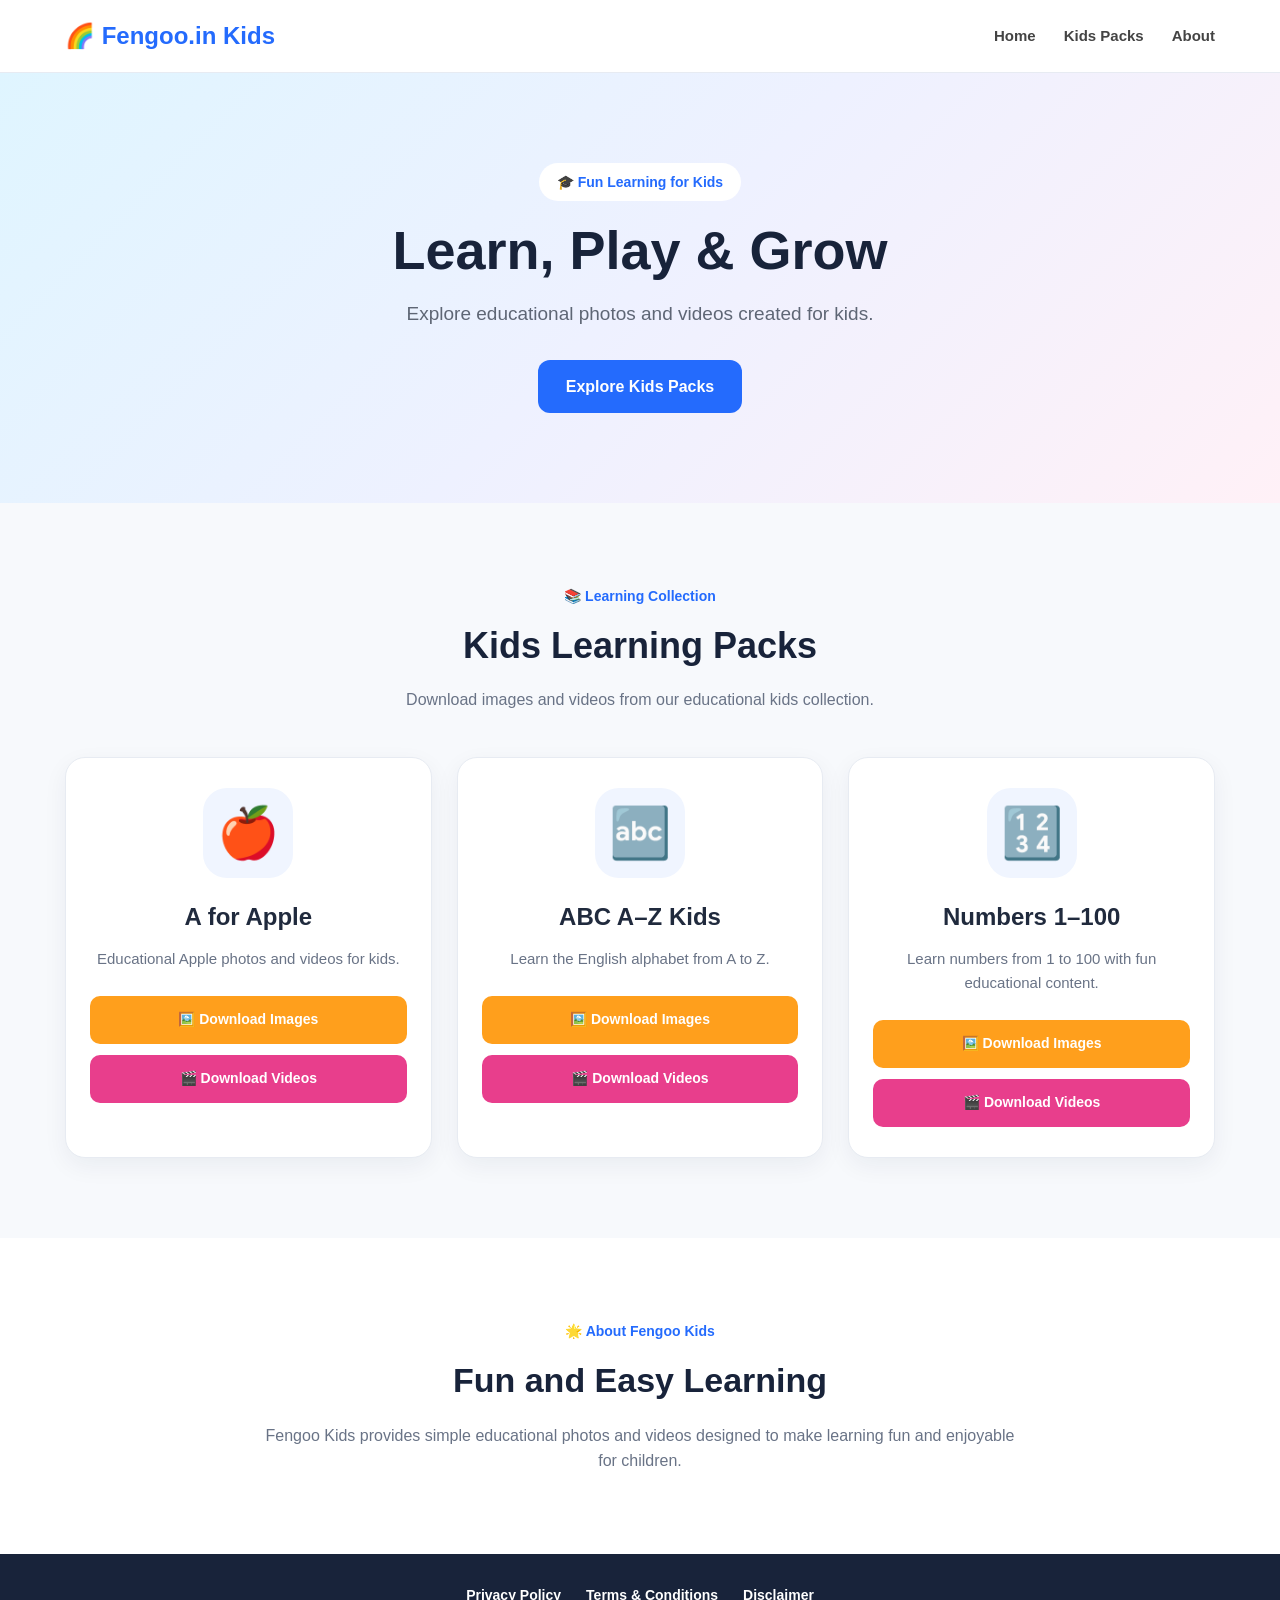
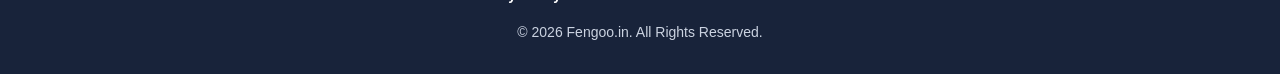
<file: index.html>
<!DOCTYPE html>
<html lang="en">
<head>
    <meta charset="UTF-8">
    <meta name="viewport" content="width=device-width, initial-scale=1.0">

    <title>Fengoo.in Kids - Learning Photos & Videos</title>

    <meta name="description"
          content="Fengoo.in Kids provides educational photos and videos for children. Explore A for Apple, ABC A-Z and Numbers 1-100 learning packs.">

    <meta name="robots" content="index, follow">

    <link rel="stylesheet" href="style.css">
    <link rel="icon" href="favicon.ico">
</head>

<body>

<header class="site-header">
    <div class="container header-content">

        <a href="index.html" class="logo">
            🌈 Fengoo.in Kids
        </a>

        <nav class="navigation">
            <a href="#home">Home</a>
            <a href="#packs">Kids Packs</a>
            <a href="#about">About</a>
        </nav>

    </div>
</header>


<main>

<section class="hero" id="home">

    <div class="container hero-content">

        <div class="hero-text">

            <span class="hero-label">
                🎓 Fun Learning for Kids
            </span>

            <h1>
                Learn, Play & Grow
            </h1>

            <p>
                Explore educational photos and videos
                created for kids.
            </p>

            <a href="#packs" class="hero-button">
                Explore Kids Packs
            </a>

        </div>

    </div>

</section>


<section class="packs-section" id="packs">

    <div class="container">

        <div class="section-heading">

            <span>📚 Learning Collection</span>

            <h2>
                Kids Learning Packs
            </h2>

            <p>
                Download images and videos from our
                educational kids collection.
            </p>

        </div>


        <div class="packs-grid">


            <!-- A FOR APPLE -->

            <article class="pack-card">

                <div class="pack-icon">
                    🍎
                </div>

                <div class="pack-content">

                    <h3>A for Apple</h3>

                    <p>
                        Educational Apple photos and
                        videos for kids.
                    </p>

                    <div class="pack-buttons">

                        <a
                            href="A-For-Apple/A-For-Apple-Images.zip"
                            class="download-button image-button"
                            download>
                            🖼️ Download Images
                        </a>

                        <a
                            href="A-For-Apple/A-For-Apple-Videos.zip"
                            class="download-button video-button"
                            download>
                            🎬 Download Videos
                        </a>

                    </div>

                </div>

            </article>


            <!-- ABC A-Z -->

            <article class="pack-card">

                <div class="pack-icon">
                    🔤
                </div>

                <div class="pack-content">

                    <h3>ABC A–Z Kids</h3>

                    <p>
                        Learn the English alphabet
                        from A to Z.
                    </p>

                    <div class="pack-buttons">

                        <a
                            href="ABC-AZ-Kids/ABC-AZ-Images.zip"
                            class="download-button image-button"
                            download>
                            🖼️ Download Images
                        </a>

                        <a
                            href="ABC-AZ-Kids/ABC-AZ-Videos.zip"
                            class="download-button video-button"
                            download>
                            🎬 Download Videos
                        </a>

                    </div>

                </div>

            </article>


            <!-- NUMBERS -->

            <article class="pack-card">

                <div class="pack-icon">
                    🔢
                </div>

                <div class="pack-content">

                    <h3>Numbers 1–100</h3>

                    <p>
                        Learn numbers from 1 to 100
                        with fun educational content.
                    </p>

                    <div class="pack-buttons">

                        <a
                            href="Numbers-1-100-Kids/Numbers-Images.zip"
                            class="download-button image-button"
                            download>
                            🖼️ Download Images
                        </a>

                        <a
                            href="Numbers-1-100-Kids/Numbers-Videos.zip"
                            class="download-button video-button"
                            download>
                            🎬 Download Videos
                        </a>

                    </div>

                </div>

            </article>


        </div>

    </div>

</section>


<section class="about-section" id="about">

    <div class="container about-content">

        <span class="about-label">
            🌟 About Fengoo Kids
        </span>

        <h2>
            Fun and Easy Learning
        </h2>

        <p>
            Fengoo Kids provides simple educational
            photos and videos designed to make learning
            fun and enjoyable for children.
        </p>

    </div>

</section>

</main>


<footer class="site-footer">

    <div class="container footer-content">

        <div class="footer-links">

            <a href="privacy-policy.html">
                Privacy Policy
            </a>

            <a href="terms-and-conditions.html">
                Terms & Conditions
            </a>

            <a href="disclaimer.html">
                Disclaimer
            </a>

        </div>

        <p>
            © 2026 Fengoo.in. All Rights Reserved.
        </p>

    </div>

</footer>

</body>
</html>
</file>
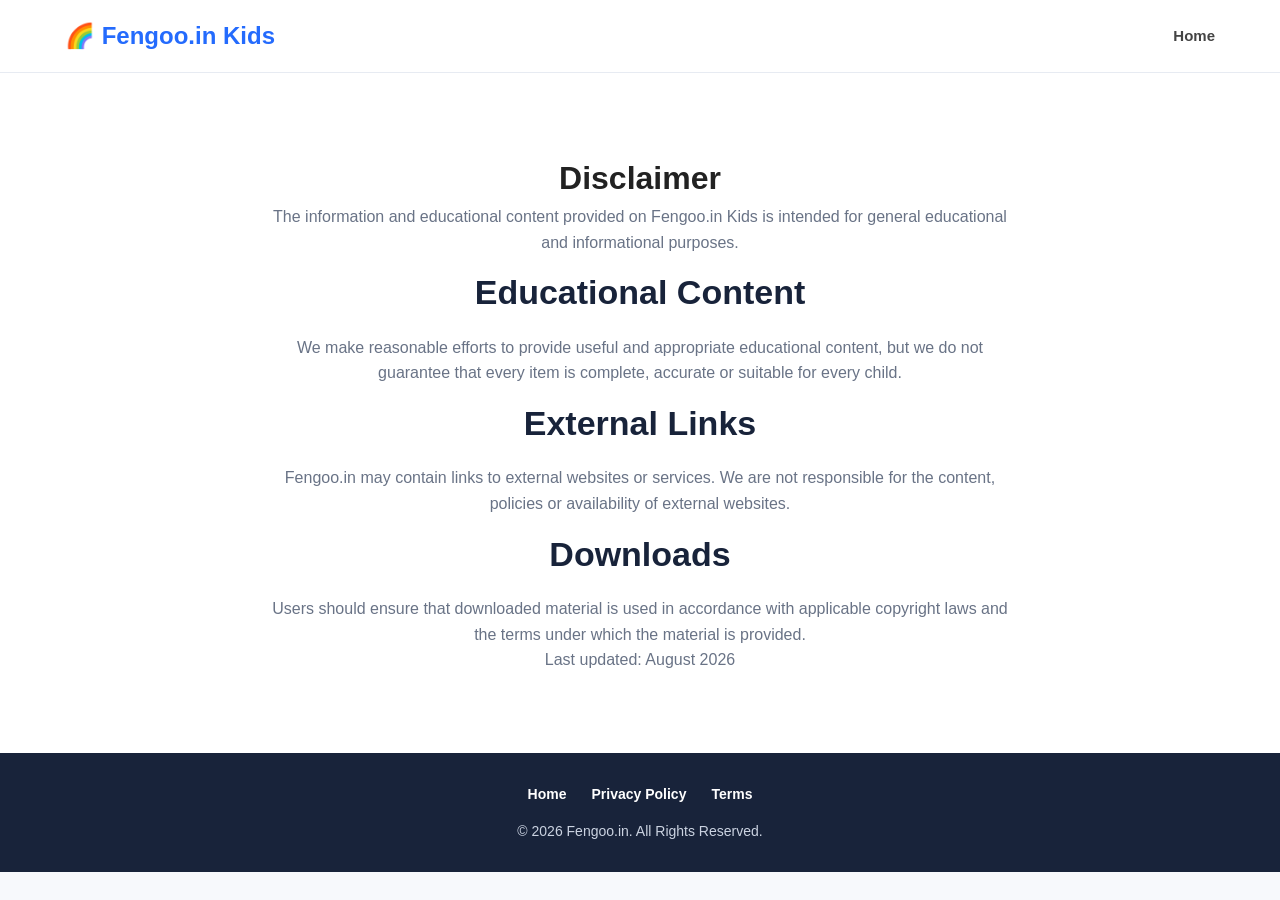
<file: disclaimer.html>
<!DOCTYPE html>
<html lang="en">
<head>
    <meta charset="UTF-8">
    <meta name="viewport" content="width=device-width, initial-scale=1.0">

    <title>Disclaimer | Fengoo.in Kids</title>

    <link rel="stylesheet" href="style.css">
    <link rel="icon" href="favicon.ico">
</head>

<body>

<header class="site-header">
    <div class="container header-content">

        <a href="index.html" class="logo">
            🌈 Fengoo.in Kids
        </a>

        <nav class="navigation">
            <a href="index.html">Home</a>
        </nav>

    </div>
</header>


<main class="about-section">

    <div class="container about-content">

        <h1>Disclaimer</h1>

        <p>
            The information and educational content provided
            on Fengoo.in Kids is intended for general educational
            and informational purposes.
        </p>

        <h2>Educational Content</h2>

        <p>
            We make reasonable efforts to provide useful and
            appropriate educational content, but we do not
            guarantee that every item is complete, accurate or
            suitable for every child.
        </p>

        <h2>External Links</h2>

        <p>
            Fengoo.in may contain links to external websites or
            services. We are not responsible for the content,
            policies or availability of external websites.
        </p>

        <h2>Downloads</h2>

        <p>
            Users should ensure that downloaded material is used
            in accordance with applicable copyright laws and the
            terms under which the material is provided.
        </p>

        <p>
            Last updated: August 2026
        </p>

    </div>

</main>


<footer class="site-footer">
    <div class="container footer-content">

        <div class="footer-links">
            <a href="index.html">Home</a>
            <a href="privacy-policy.html">Privacy Policy</a>
            <a href="terms-and-conditions.html">Terms</a>
        </div>

        <p>
            © 2026 Fengoo.in. All Rights Reserved.
        </p>

    </div>
</footer>

</body>
</html>
</file>
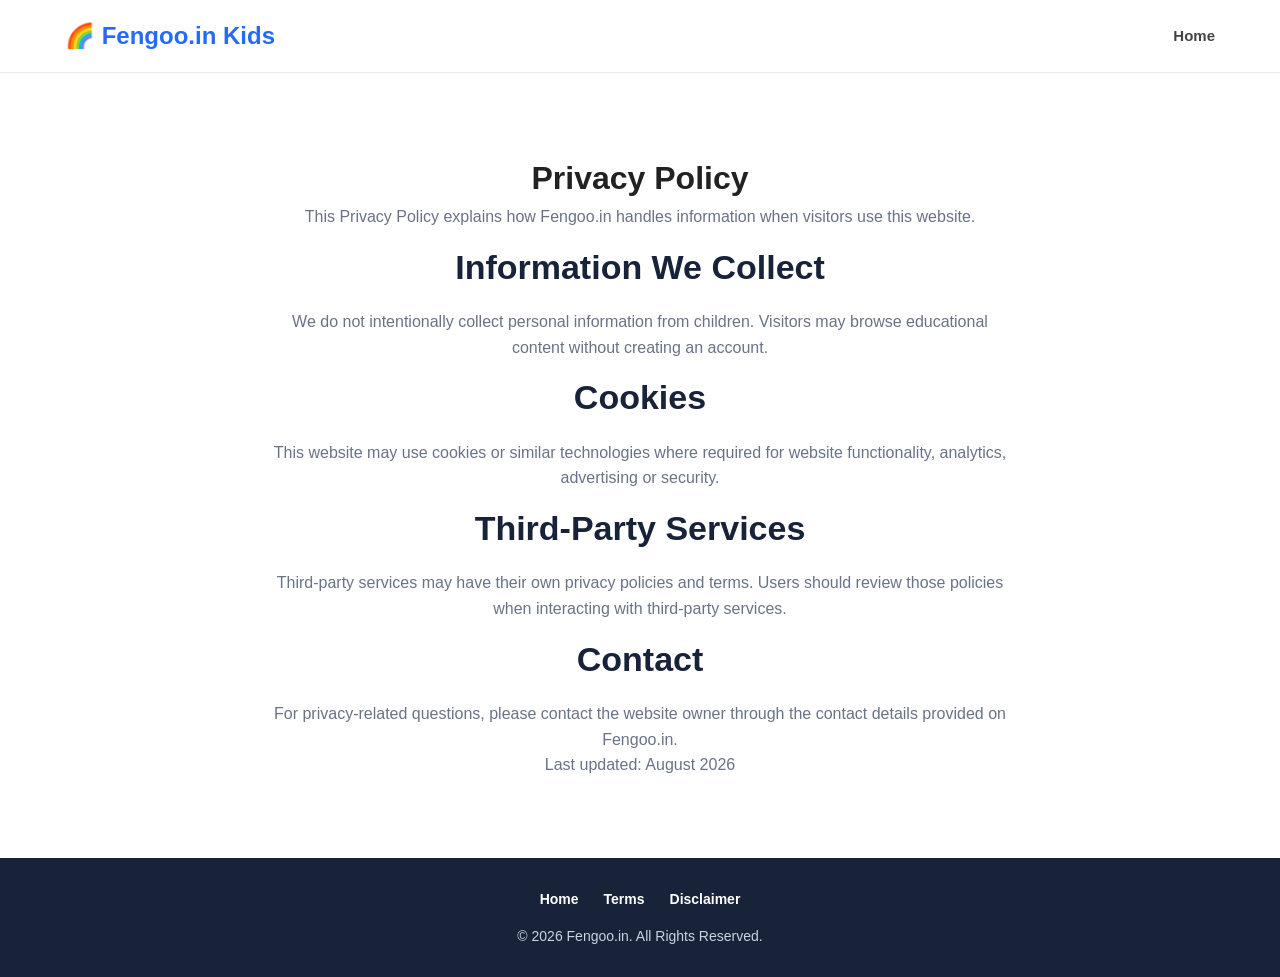
<file: privacy-policy.html>
<!DOCTYPE html>
<html lang="en">
<head>
    <meta charset="UTF-8">
    <meta name="viewport" content="width=device-width, initial-scale=1.0">

    <title>Privacy Policy | Fengoo.in Kids</title>

    <link rel="stylesheet" href="style.css">
    <link rel="icon" href="favicon.ico">
</head>

<body>

<header class="site-header">
    <div class="container header-content">

        <a href="index.html" class="logo">
            🌈 Fengoo.in Kids
        </a>

        <nav class="navigation">
            <a href="index.html">Home</a>
        </nav>

    </div>
</header>


<main class="about-section">

    <div class="container about-content">

        <h1>Privacy Policy</h1>

        <p>
            This Privacy Policy explains how Fengoo.in handles
            information when visitors use this website.
        </p>

        <h2>Information We Collect</h2>

        <p>
            We do not intentionally collect personal information
            from children. Visitors may browse educational
            content without creating an account.
        </p>

        <h2>Cookies</h2>

        <p>
            This website may use cookies or similar technologies
            where required for website functionality, analytics,
            advertising or security.
        </p>

        <h2>Third-Party Services</h2>

        <p>
            Third-party services may have their own privacy
            policies and terms. Users should review those policies
            when interacting with third-party services.
        </p>

        <h2>Contact</h2>

        <p>
            For privacy-related questions, please contact
            the website owner through the contact details
            provided on Fengoo.in.
        </p>

        <p>
            Last updated: August 2026
        </p>

    </div>

</main>


<footer class="site-footer">
    <div class="container footer-content">

        <div class="footer-links">
            <a href="index.html">Home</a>
            <a href="terms-and-conditions.html">Terms</a>
            <a href="disclaimer.html">Disclaimer</a>
        </div>

        <p>
            © 2026 Fengoo.in. All Rights Reserved.
        </p>

    </div>
</footer>

</body>
</html>
</file>
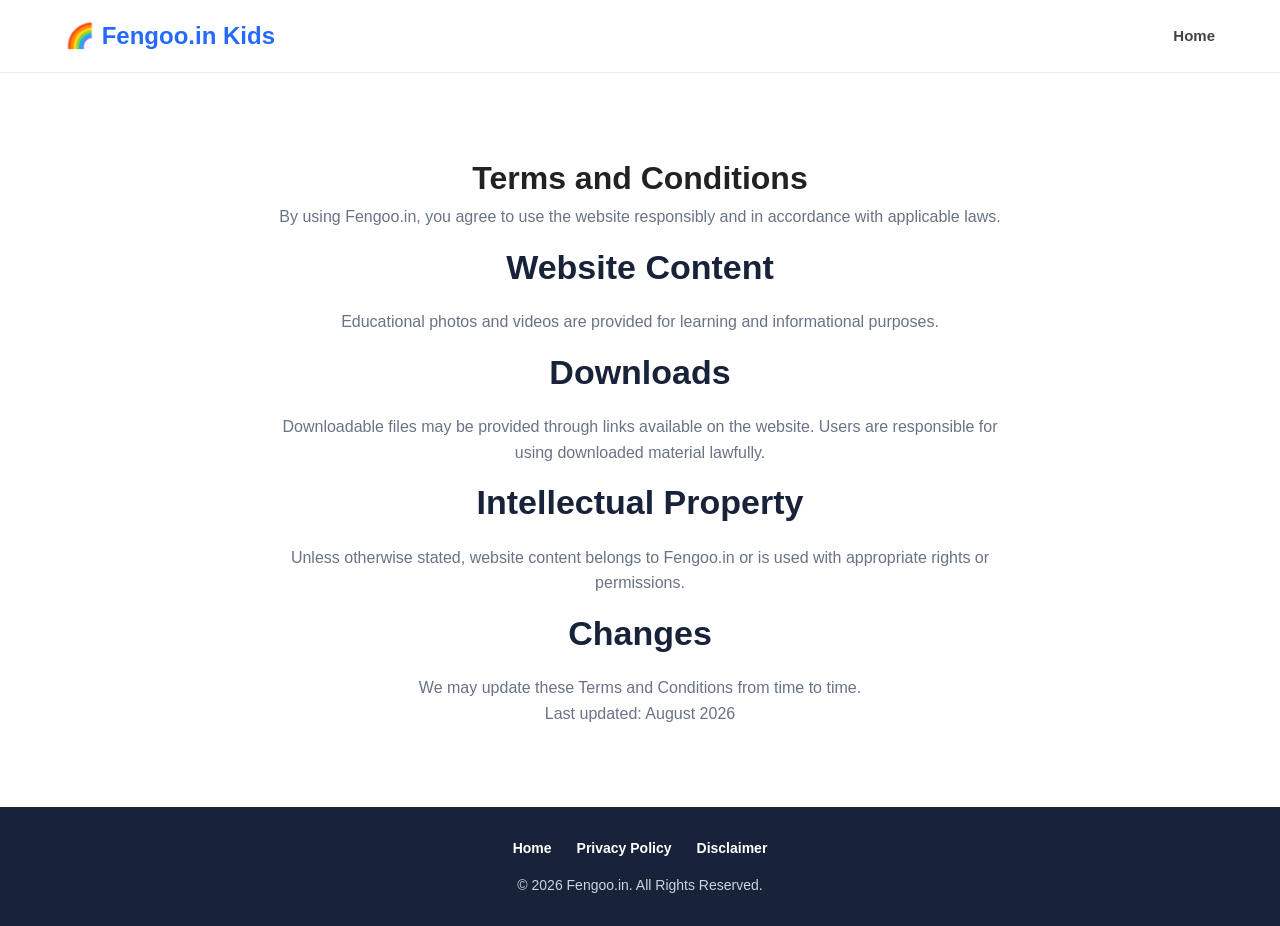
<file: terms-and-conditions.html>
<!DOCTYPE html>
<html lang="en">
<head>
    <meta charset="UTF-8">
    <meta name="viewport" content="width=device-width, initial-scale=1.0">

    <title>Terms and Conditions | Fengoo.in Kids</title>

    <link rel="stylesheet" href="style.css">
    <link rel="icon" href="favicon.ico">
</head>

<body>

<header class="site-header">
    <div class="container header-content">

        <a href="index.html" class="logo">
            🌈 Fengoo.in Kids
        </a>

        <nav class="navigation">
            <a href="index.html">Home</a>
        </nav>

    </div>
</header>


<main class="about-section">

    <div class="container about-content">

        <h1>Terms and Conditions</h1>

        <p>
            By using Fengoo.in, you agree to use the website
            responsibly and in accordance with applicable laws.
        </p>

        <h2>Website Content</h2>

        <p>
            Educational photos and videos are provided for
            learning and informational purposes.
        </p>

        <h2>Downloads</h2>

        <p>
            Downloadable files may be provided through links
            available on the website. Users are responsible for
            using downloaded material lawfully.
        </p>

        <h2>Intellectual Property</h2>

        <p>
            Unless otherwise stated, website content belongs to
            Fengoo.in or is used with appropriate rights or
            permissions.
        </p>

        <h2>Changes</h2>

        <p>
            We may update these Terms and Conditions from time
            to time.
        </p>

        <p>
            Last updated: August 2026
        </p>

    </div>

</main>


<footer class="site-footer">
    <div class="container footer-content">

        <div class="footer-links">
            <a href="index.html">Home</a>
            <a href="privacy-policy.html">Privacy Policy</a>
            <a href="disclaimer.html">Disclaimer</a>
        </div>

        <p>
            © 2026 Fengoo.in. All Rights Reserved.
        </p>

    </div>
</footer>

</body>
</html>
</file>
<file: style.css>
* {
    margin: 0;
    padding: 0;
    box-sizing: border-box;
}

html {
    scroll-behavior: smooth;
}

body {
    font-family: Arial, Helvetica, sans-serif;
    background: #f7f9fc;
    color: #222;
    line-height: 1.6;
}

a {
    text-decoration: none;
    color: inherit;
}

.container {
    width: 92%;
    max-width: 1150px;
    margin: auto;
}


/* HEADER */

.site-header {
    background: #ffffff;
    border-bottom: 1px solid #e7ebf2;
    position: sticky;
    top: 0;
    z-index: 1000;
}

.header-content {
    min-height: 72px;
    display: flex;
    align-items: center;
    justify-content: space-between;
    gap: 25px;
}

.logo {
    font-size: 24px;
    font-weight: 800;
    color: #246bfd;
}

.navigation {
    display: flex;
    gap: 28px;
}

.navigation a {
    color: #444;
    font-size: 15px;
    font-weight: 600;
    transition: 0.25s;
}

.navigation a:hover {
    color: #246bfd;
}


/* HERO */

.hero {
    background: linear-gradient(
        135deg,
        #dff5ff,
        #eef1ff,
        #fff1f7
    );
    padding: 90px 0;
}

.hero-content {
    text-align: center;
}

.hero-text {
    max-width: 760px;
    margin: auto;
}

.hero-label {
    display: inline-block;
    background: white;
    color: #246bfd;
    padding: 8px 18px;
    border-radius: 30px;
    font-size: 14px;
    font-weight: 700;
    margin-bottom: 18px;
}

.hero h1 {
    font-size: 54px;
    line-height: 1.15;
    color: #18233a;
    margin-bottom: 18px;
}

.hero p {
    max-width: 620px;
    margin: auto auto 30px;
    font-size: 19px;
    color: #5e6675;
}

.hero-button {
    display: inline-block;
    padding: 14px 28px;
    background: #246bfd;
    color: white;
    border-radius: 12px;
    font-weight: 700;
    transition: 0.25s;
}

.hero-button:hover {
    transform: translateY(-3px);
}


/* PACK SECTION */

.packs-section {
    padding: 80px 0;
    background: #f7f9fc;
}

.section-heading {
    text-align: center;
    max-width: 700px;
    margin: 0 auto 45px;
}

.section-heading span {
    color: #246bfd;
    font-size: 14px;
    font-weight: 700;
}

.section-heading h2 {
    font-size: 36px;
    color: #18233a;
    margin: 8px 0 12px;
}

.section-heading p {
    color: #697386;
}


/* GRID */

.packs-grid {
    display: grid;
    grid-template-columns: repeat(3, 1fr);
    gap: 25px;
}


/* CARD */

.pack-card {
    background: white;
    border: 1px solid #e7ebf2;
    border-radius: 20px;
    padding: 30px 24px;
    text-align: center;
    box-shadow: 0 8px 25px rgba(25, 40, 70, 0.06);
    transition: 0.3s;
}

.pack-card:hover {
    transform: translateY(-7px);
    box-shadow: 0 15px 35px rgba(25, 40, 70, 0.12);
}

.pack-icon {
    width: 90px;
    height: 90px;
    margin: auto auto 20px;
    border-radius: 24px;
    display: flex;
    align-items: center;
    justify-content: center;
    background: #f0f5ff;
    font-size: 50px;
}

.pack-content h3 {
    font-size: 24px;
    color: #202a3d;
    margin-bottom: 10px;
}

.pack-content p {
    color: #697386;
    font-size: 15px;
    margin-bottom: 25px;
}


/* BUTTONS */

.pack-buttons {
    display: flex;
    flex-direction: column;
    gap: 11px;
}

.download-button {
    display: flex;
    align-items: center;
    justify-content: center;
    min-height: 48px;
    padding: 12px;
    border-radius: 10px;
    color: white;
    font-size: 14px;
    font-weight: 700;
    transition: 0.25s;
}

.image-button {
    background: #ff9f1c;
}

.video-button {
    background: #e83e8c;
}

.download-button:hover {
    transform: translateY(-2px);
    opacity: 0.9;
}


/* ABOUT */

.about-section {
    padding: 80px 0;
    background: white;
}

.about-content {
    max-width: 750px;
    text-align: center;
}

.about-content {
    margin: auto;
}

.about-label {
    color: #246bfd;
    font-size: 14px;
    font-weight: 700;
}

.about-content h2 {
    font-size: 34px;
    color: #18233a;
    margin: 10px 0 15px;
}

.about-content p {
    color: #697386;
}


/* FOOTER */

.site-footer {
    background: #18233a;
    color: white;
    padding: 30px 0;
}

.footer-content {
    text-align: center;
}

.footer-links {
    display: flex;
    justify-content: center;
    flex-wrap: wrap;
    gap: 25px;
    margin-bottom: 15px;
}

.footer-links a {
    color: white;
    font-size: 14px;
    font-weight: 600;
}

.footer-links a:hover {
    color: #ffd166;
}

.footer-content p {
    color: #cbd3e1;
    font-size: 14px;
}


/* TABLET */

@media (max-width: 900px) {

    .packs-grid {
        grid-template-columns: repeat(2, 1fr);
    }

    .hero h1 {
        font-size: 46px;
    }
}


/* MOBILE */

@media (max-width: 650px) {

    .header-content {
        min-height: 65px;
    }

    .logo {
        font-size: 20px;
    }

    .navigation {
        gap: 14px;
    }

    .navigation a {
        font-size: 13px;
    }

    .hero {
        padding: 65px 0;
    }

    .hero h1 {
        font-size: 38px;
    }

    .hero p {
        font-size: 16px;
    }

    .section-heading h2 {
        font-size: 30px;
    }

    .packs-grid {
        grid-template-columns: 1fr;
    }

    .about-content h2 {
        font-size: 29px;
    }
}


/* SMALL MOBILE */

@media (max-width: 400px) {

    .container {
        width: 94%;
    }

    .header-content {
        flex-direction: column;
        padding: 12px 0;
        gap: 7px;
    }

    .navigation {
        gap: 18px;
    }

    .hero h1 {
        font-size: 33px;
    }

    .hero-button {
        width: 100%;
    }
       }
</file>
